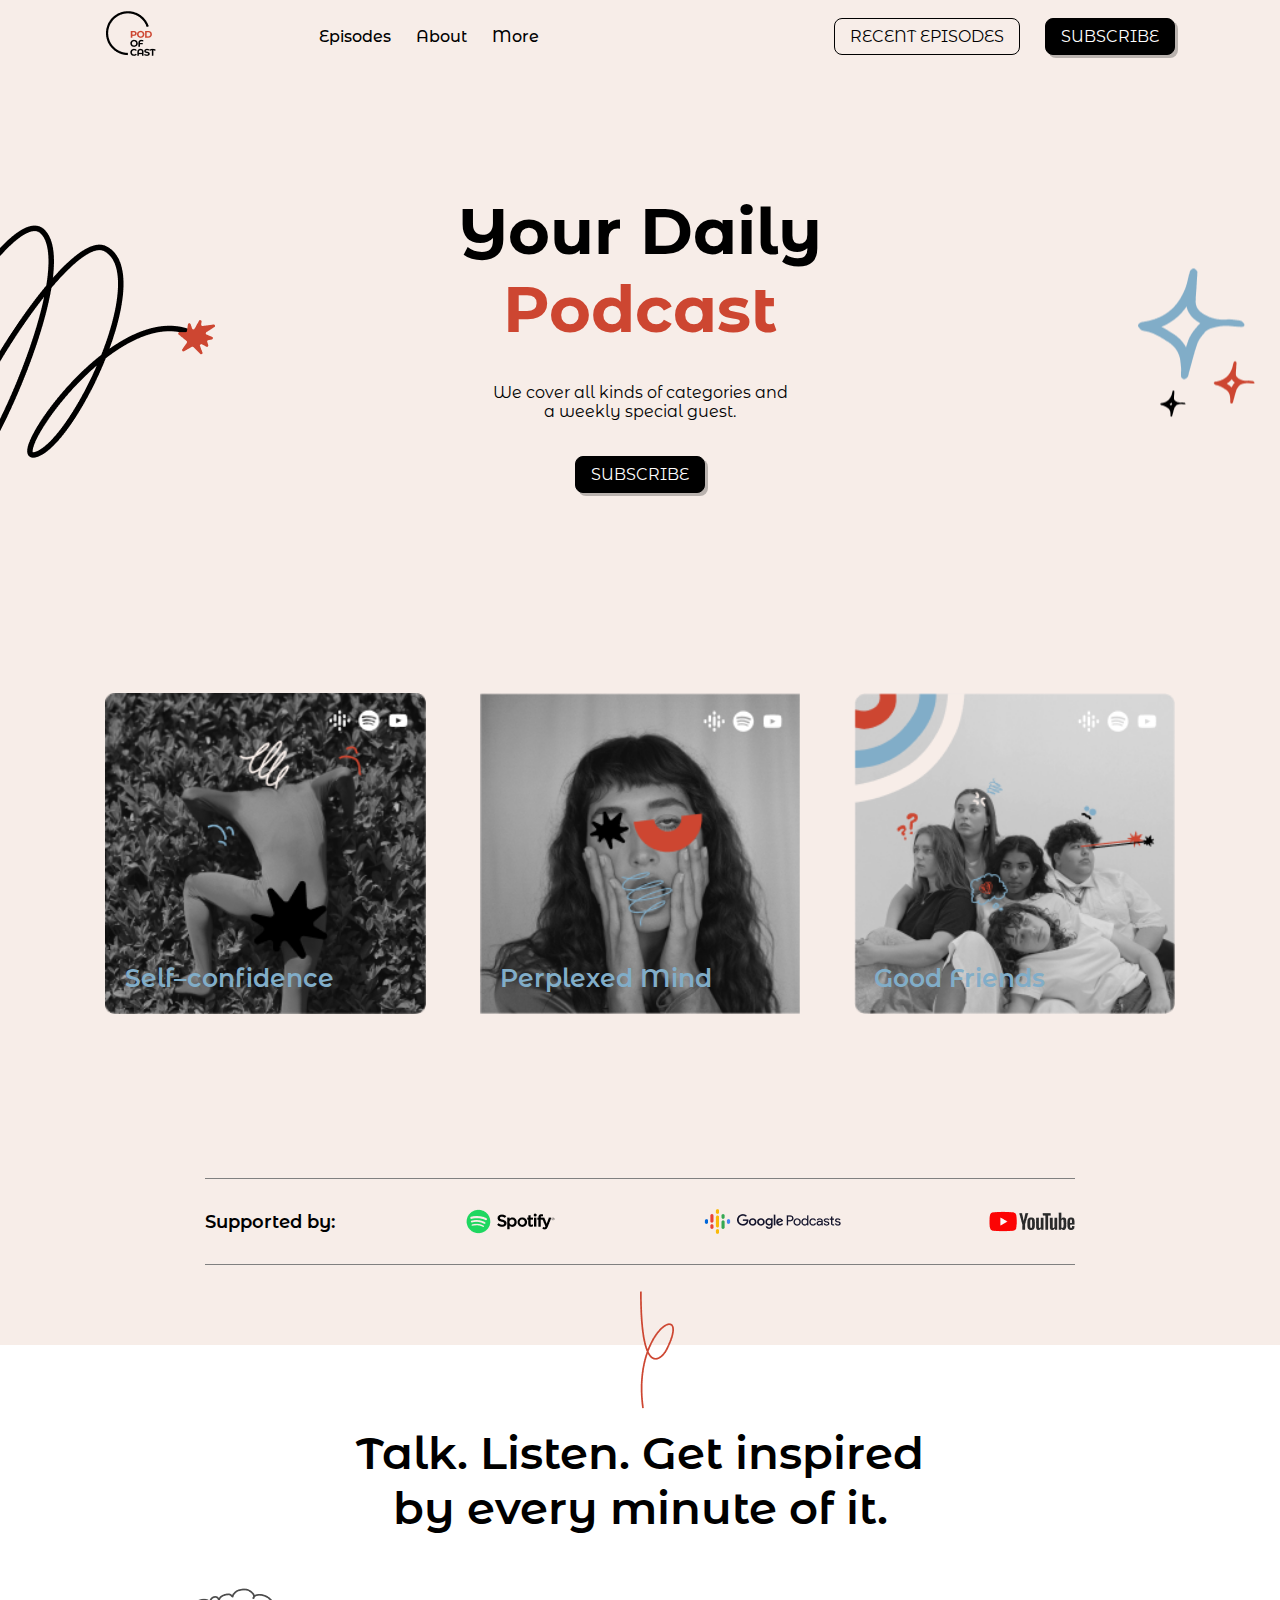
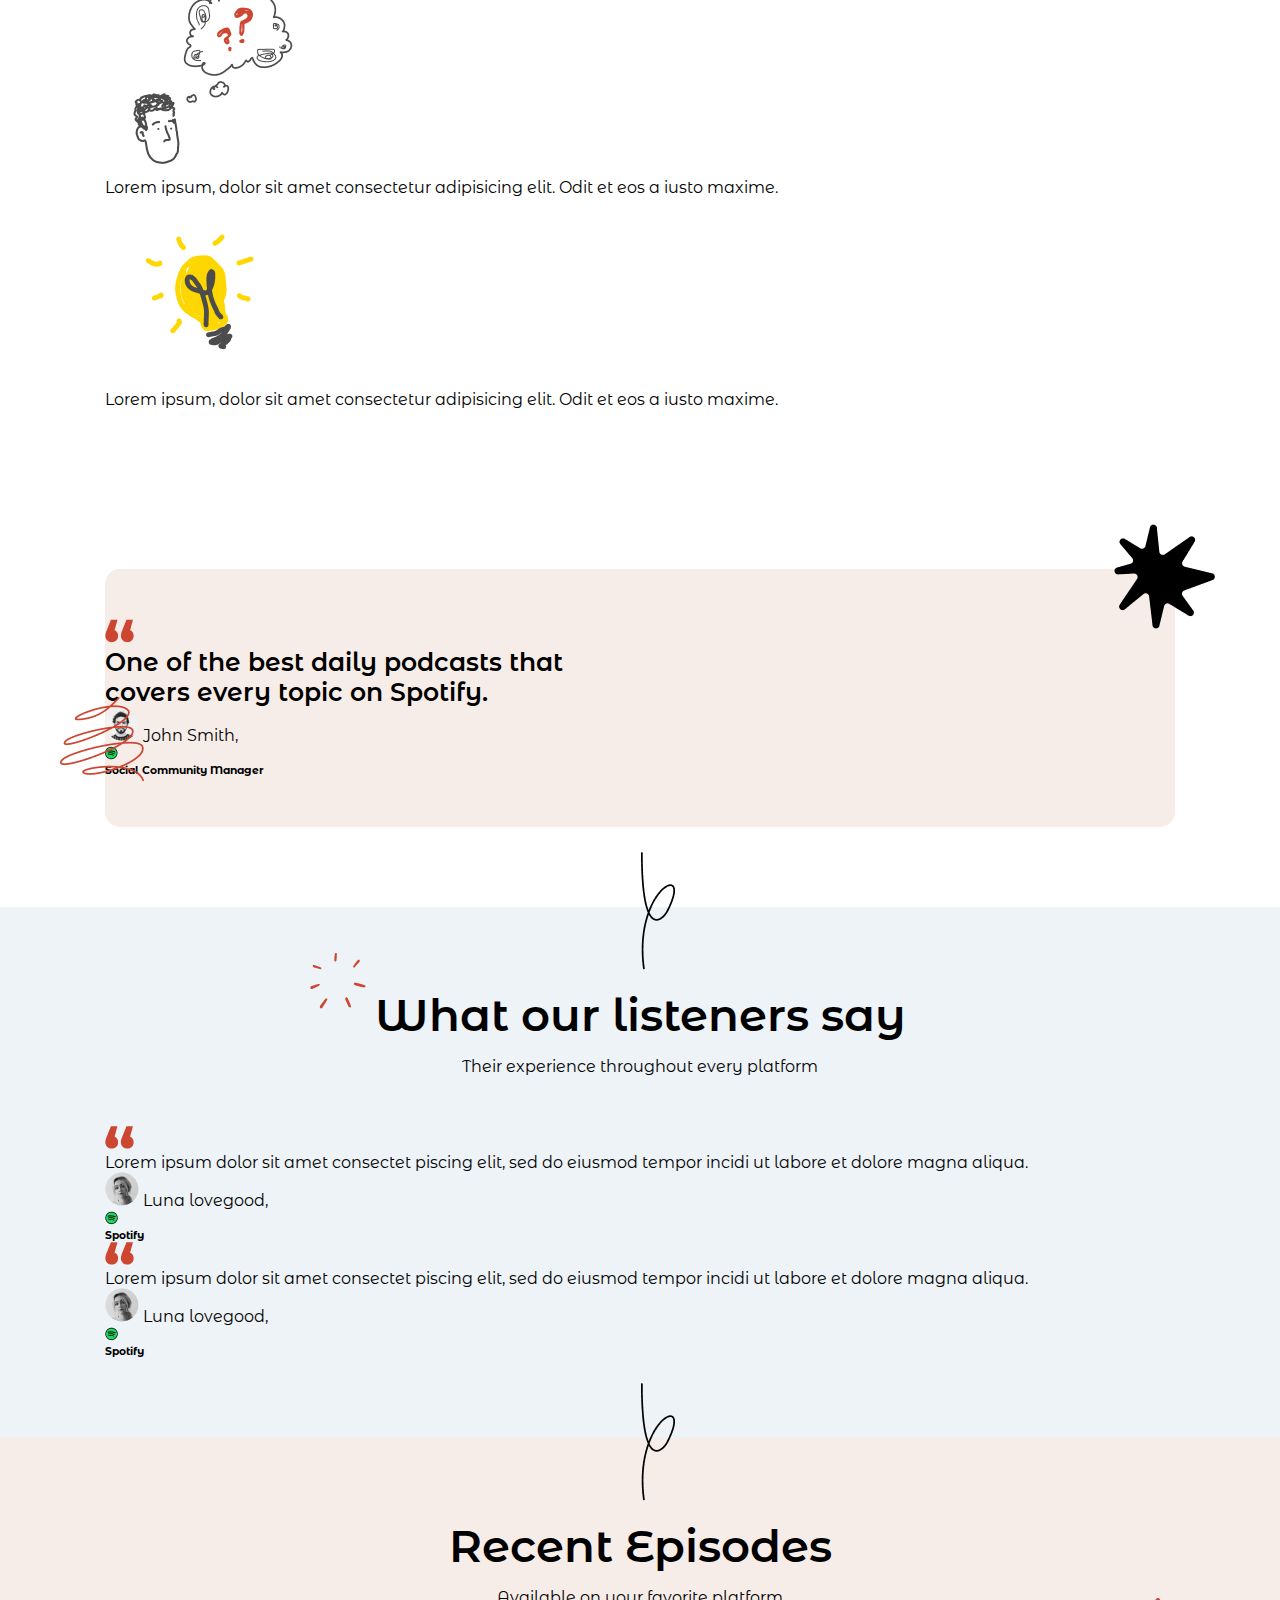
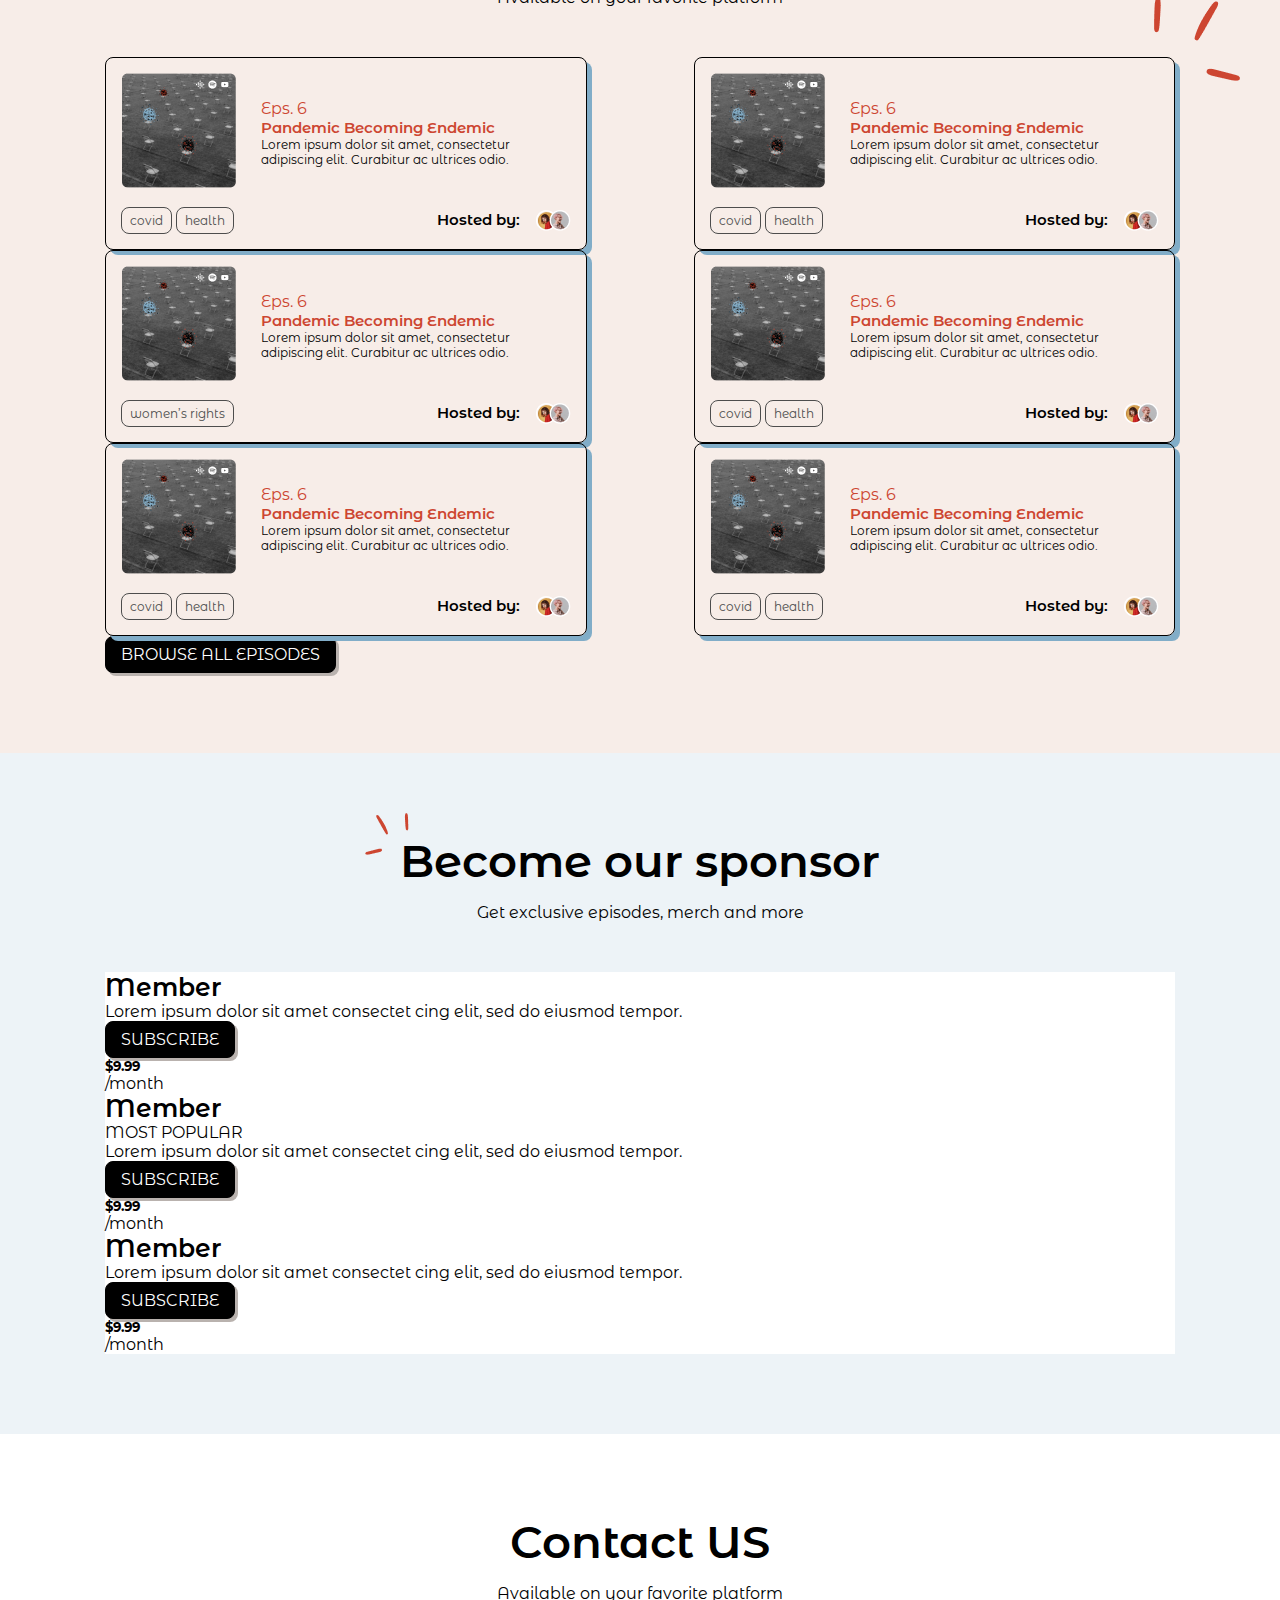
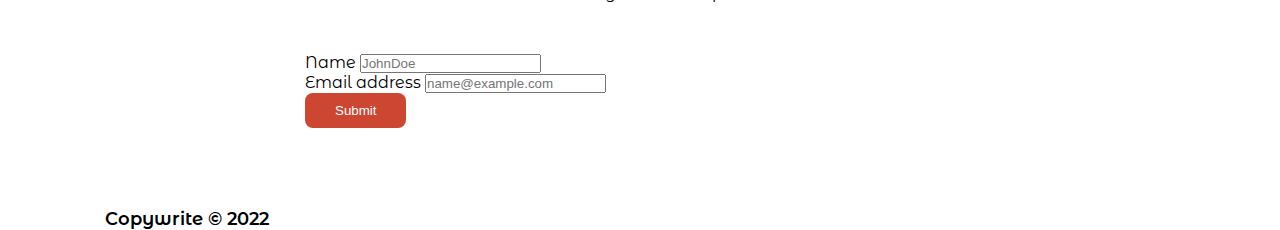
<file: index.html>
<!DOCTYPE html>
<html lang="en">
<head>
    <meta charset="UTF-8">
    <meta http-equiv="X-UA-Compatible" content="IE=edge">
    <meta name="viewport" content="width=device-width, initial-scale=1.0">
    <title>Podcast</title>
    <link rel="preconnect" href="https://fonts.googleapis.com">
    <link rel="preconnect" href="https://fonts.gstatic.com" crossorigin>
    <!-- CSS only -->
    <link href="https://fonts.googleapis.com/css2?family=Montserrat+Alternates:wght@400;500;600;700&display=swap" rel="stylesheet">
    <link href="https://cdn.jsdelivr.net/npm/bootstrap@5.2.1/dist/css/bootstrap.min.css" rel="stylesheet" integrity="sha384-iYQeCzEYFbKjA/T2uDLTpkwGzCiq6soy8tYaI1GyVh/UjpbCx/TYkiZhlZB6+fzT" crossorigin="anonymous">
    <link rel="stylesheet" href="./styles/style.css">
</head>
<body>
   
    <header>    
        <div class="container">
              <div class="header-wrapper">
                <div class="logo">
                    <a href="./index.html">
                       <img src="./images/header/logo.png" alt="logo">
                    </a>
               </div>
               <div class="nav-btn-wrapper">
                   <nav>
                     <a href="./episode.html">Episodes</a>
                     <a href="./about.html">About</a>
                     <a href="#">More</a>
                   </nav>
                   <div>
                     <a class="my-btn my-btn-border" href="#">RECENT EPISODES</a>
                     <a class="my-btn my-btn-solid" href="#">SUBSCRIBE</a>
                   </div>
               </div>
              </div>
        </div>
    </header>

    <section id="banner" class="banner">
        <div class="container">
            <div class="banner-wrapper">
                 <h1><span class="text-break">Your Daily</span>
                    <span class="text-break main-color">Podcast</span></h1> 
                 <p class="mym35"><span class="text-break">We cover all kinds of categories and</span>
                 <span class="text-break">a weekly special guest.</span></p>
                <a class="my-btn my-btn-solid" href="#">SUBSCRIBE</a>
            </div>
        </div>
        
        <div class="b-float-img">
            <img src="./images/banner/left.png" alt="left">
            <img src="./images/banner/right.png" alt="right">
        </div>
    </section>

    <section class="banner-showcase-img">
        <div class="container">
            <div class="b-three-img">
                <div>
                    <img src="./images/banner/inner-img/img-1.png" alt="img-1">
                    <h3>Self–confidence</h3>
                </div>
                <div>
                    <img src="./images/banner/inner-img/img-2.png" alt="img-2">
                    <h3>Perplexed Mind</h3>
                </div>
                <div>
                    <img src="./images/banner/inner-img/img-3.png" alt="img-3">
                    <h3>Good Friends</h3>
                </div>
            </div>
        </div>
    </section>

    <section class="supported">
        <div class="container">
            <div class="supported-wrapper">
                 <div>
                    <h4>Supported by:</h4>
                 </div>
                 <div>
                    <img src="./images/supported/spotify.png" alt="spotify">
                    <img src="./images/supported/gp.png" alt="gp">
                    <img src="./images/supported/yt.png" alt="yt">
                 </div>
            </div>
        </div>
    </section>

      <section class="talk">
         
          <div class="container">
              <div class="sec-heading">
                  <h2><span class="text-break">Talk. Listen. Get inspired</span>
                      <span class="text-break">by every minute of it.</span></h2>
              </div>
  
              <div class="row">
                  <div class="col-md-6">
                      <div class="text-center">
                          <img src="./images/talk/qus.png" alt="qus">
                          <p>Lorem ipsum, dolor sit amet consectetur adipisicing elit. Odit et eos a iusto maxime.</p>
                      </div>
                  </div>
                  <div class="col-md-6">
                      <div class="text-center">
                          <img src="./images/talk/idea.png" alt="qus">
                          <p>Lorem ipsum, dolor sit amet consectetur adipisicing elit. Odit et eos a iusto maxime.</p>
                      </div>
                  </div>
              </div>
          </div>
          <div class="sec-float-img">
              <img src="./images/float/pink-knot.png" alt="pink">
           </div>
      </section>

      <section class="topic">
           <div class="container">
                <div class="topic-wrapper text-center">
                     <img class="mb-5" src="./images/topic/quotes.png" alt="">
                     <h3 class="mb-5"> <span class="text-break">One of the best daily podcasts that</span> 
                        <span class="text-break">covers every topic on Spotify.</span></h3>
                    <div class="d-md-flex justify-content-center align-items-center gap-4">
                        <div class="d-flex justify-content-center align-items-center mb-3 gap-3">
                           <img src="./images/topic/avatar.png" alt="">
                           <span>John Smith,</span>
                        </div> 
                        <div class="d-flex justify-content-center align-items-center mb-3 gap-3">
                           <img src="./images/topic/spotify.png" alt="">
                           <h6 class="fw-bold">Social Community Manager</h6>
                        </div>
                    </div>    

                    <div class="float-img">
                        <img src="./images/topic/star.png" alt="star">
                        <img src="./images/topic/scribble.png" alt="scribble">
                    </div>
                </div>
           </div>
 
      </section>

      <section class="listeners knot-img">
           <div class="container">
            <div class="sec-heading">
                <h2>What our listeners say
                    <img src="./images/float/ring.png" alt="ring">
                </h2>
                <p>Their experience throughout every platform</p>
            </div>

            <div class="row">
                    <div class="col-md-6">
                        <div class="listeners-box bg-white p-4 mb-3">
                            <img class="mb-4" src="./images/listeners/quotes.png" alt="quotes"> 
                            <p class="mb-4">Lorem ipsum dolor sit amet consectet 
                                piscing elit, sed do eiusmod tempor incidi ut labore et dolore magna aliqua.</p>
                            <div class="d-flex gap-3 align-items-center">
                                <div class="d-flex gap-2 align-items-center">
                                    <img src="./images/listeners/avatar.png" alt="">
                                    <span>Luna lovegood,</span>
                                </div> 
                                <div class="d-flex gap-2 align-items-center">
                                    <img src="./images/listeners/spotify.png" alt="">
                                    <h6>Spotify</h6>
                                </div>
                            </div> 
                        </div>
                    </div>
                    <div class="col-md-6">
                        <div class="listeners-box bg-white p-4 mb-3">
                            <img class="mb-4" src="./images/listeners/quotes.png" alt="quotes"> 
                            <p class="mb-4">Lorem ipsum dolor sit amet consectet 
                                piscing elit, sed do eiusmod tempor incidi ut labore et dolore magna aliqua.</p>
                            <div class="d-flex gap-3 align-items-center">
                                <div class="d-flex gap-2 align-items-center">
                                    <img src="./images/listeners/avatar.png" alt="">
                                    <span>Luna lovegood,</span>
                                </div> 
                                <div class="d-flex gap-2 align-items-center">
                                    <img src="./images/listeners/spotify.png" alt="">
                                    <h6>Spotify</h6>
                                </div>
                            </div> 
                        </div>
                    </div>
            </div>

           </div>

           <div class="bl-float-img">
              <img src="./images/float/black-knot.png" alt="black">  
           </div>
      </section>

      <section class="episodes knot-img">
        <div class="container">
            <div class="sec-heading">
                <h2>Recent Episodes</h2>
                <p>Available on your favorite platform</p>
            </div>
            
          <div class="relative-img">
            <div class="episodes-wrapper">
                <div>
                    <div>
                        <div>
                            <img src="./images/episodes/bg.png" alt="bg">
                        </div>  
                        <div>
                            <span class="fw-bold light-orn">Eps. 6</span>
                            <h4 class="light-orn pb-2">Pandemic Becoming Endemic</h4>
                            <p class="pt-2 border-top border-dark">Lorem ipsum dolor sit amet, consectetur adipiscing elit. Curabitur ac ultrices odio. </p>
                        </div>
                    </div>
                    <div>
                        <div>
                            <a href="#">covid</a>
                            <a href="#">health</a>
                        </div>
                        <div>
                            <h4>Hosted by: </h4>
                            <img src="./images/episodes/avatar.png" alt="bg">
                        </div>
                    </div>
                </div>
                <div>
                    <div>
                        <div>
                            <img src="./images/episodes/bg.png" alt="bg">
                        </div>  
                        <div>
                            <span class="fw-bold light-orn">Eps. 6</span>
                            <h4  class="light-orn pb-2">Pandemic Becoming Endemic</h4>
                            <p class="pt-2 border-top border-dark">Lorem ipsum dolor sit amet, consectetur adipiscing elit. Curabitur ac ultrices odio. </p>
                        </div>
                    </div>
                    <div>
                        <div>
                            <a href="#">covid</a>
                            <a href="#">health</a>
                        </div>
                        <div>
                            <h4>Hosted by: </h4>
                            <img src="./images/episodes/avatar.png" alt="bg">
                        </div>
                    </div>
                </div>
            </div>
            <div class="episodes-wrapper mt-4">
                <div>
                    <div>
                        <div>
                            <img src="./images/episodes/bg.png" alt="bg">
                        </div>  
                        <div>
                            <span class="fw-bold light-orn">Eps. 6</span>
                            <h4 class="light-orn pb-2">Pandemic Becoming Endemic</h4>
                            <p class="pt-2 border-top border-dark">Lorem ipsum dolor sit amet, consectetur adipiscing elit. Curabitur ac ultrices odio. </p>
                        </div>
                    </div>
                    <div>
                        <div>
                            <a href="#">women’s rights</a>
                        </div>
                        <div>
                            <h4>Hosted by: </h4>
                            <img src="./images/episodes/avatar.png" alt="bg">
                        </div>
                    </div>
                </div>
                <div>
                    <div>
                        <div>
                            <img src="./images/episodes/bg.png" alt="bg">
                        </div>  
                        <div>
                            <span class="fw-bold light-orn">Eps. 6</span>
                            <h4  class="light-orn pb-2">Pandemic Becoming Endemic</h4>
                            <p class="pt-2 border-top border-dark">Lorem ipsum dolor sit amet, consectetur adipiscing elit. Curabitur ac ultrices odio. </p>
                        </div>
                    </div>
                    <div>
                        <div>
                            <a href="#">covid</a>
                            <a href="#">health</a>
                        </div>
                        <div>
                            <h4>Hosted by: </h4>
                            <img src="./images/episodes/avatar.png" alt="bg">
                        </div>
                    </div>
                </div>
            </div>
            <div class="episodes-wrapper mt-4">
                <div>
                    <div>
                        <div>
                            <img src="./images/episodes/bg.png" alt="bg">
                        </div>  
                        <div>
                            <span class="fw-bold light-orn">Eps. 6</span>
                            <h4 class="light-orn pb-2">Pandemic Becoming Endemic</h4>
                            <p class="pt-2 border-top border-dark">Lorem ipsum dolor sit amet, consectetur adipiscing elit. Curabitur ac ultrices odio. </p>
                        </div>
                    </div>
                    <div>
                        <div>
                            <a href="#">covid</a>
                            <a href="#">health</a>
                        </div>
                        <div>
                            <h4>Hosted by: </h4>
                            <img src="./images/episodes/avatar.png" alt="bg">
                        </div>
                    </div>
                </div>
                <div>
                    <div>
                        <div>
                            <img src="./images/episodes/bg.png" alt="bg">
                        </div>  
                        <div>
                            <span class="fw-bold light-orn">Eps. 6</span>
                            <h4  class="light-orn pb-2">Pandemic Becoming Endemic</h4>
                            <p class="pt-2 border-top border-dark">Lorem ipsum dolor sit amet, consectetur adipiscing elit. Curabitur ac ultrices odio. </p>
                        </div>
                    </div>
                    <div>
                        <div>
                            <a href="#">covid</a>
                            <a href="#">health</a>
                        </div>
                        <div>
                            <h4>Hosted by: </h4>
                            <img src="./images/episodes/avatar.png" alt="bg">
                        </div>
                    </div>
                </div>
            </div>

            <div class="absolute-img float-img">
               <img src="./images/episodes/threeline.png" alt="threeline">
            </div>
          </div>
          <div class="mt-5 text-center">
            <a class="my-btn my-btn-solid" href="#">BROWSE ALL EPISODES</a>
          </div>
        </div>
        
        <div class="bl-float-img">
            <img src="./images/float/black-knot.png" alt="black">  
         </div>
      </section>


      <section class="sponsor">
          <div class="container">
            <div class="sec-heading">
                <h2>Become our sponsor
                    <img src="./images/float/three-line.png" alt="ring">
                </h2>
                <p>Get exclusive episodes, merch and more</p>
            </div>
               
        <div class="sponsor-wrapper">
                
            <div class="row">
                <div class="col-md-6 col-lg-4">
                    <div class="sponsor-box p-4 border border-dark rounded-3 mb-4">
                        <h3 class="mb-3">Member</h3>
                        <p class="mb-5">Lorem ipsum dolor sit amet consectet
                            cing elit, sed do eiusmod tempor.</p>
                        <div class="row">
                            <div class="col-6">
                                <a class="my-btn my-btn-solid" href="#">SUBSCRIBE</a>
                            </div>
                            <div class="col-6">
                                <h5>$9.99</h5>
                                <span>/month</span>
                            </div>
                        </div>    
                    </div>
                </div>
                <div class="col-md-6 col-lg-4">
                    <div class="sponsor-box p-4 border border-dark rounded-3 mb-4">
                        <div class="row align-items-center">
                           <div class="col-6">
                            <h3>Member</h3>
                           </div>
                           <div class="col-6">
                            <span class="badge bg-success">MOST POPULAR</span>
                           </div>
                        </div>
                        <p class="mt-3 mb-5">Lorem ipsum dolor sit amet consectet
                            cing elit, sed do eiusmod tempor.</p>
                        <div class="row">
                            <div class="col-6">
                                <a class="my-btn my-btn-solid" href="#">SUBSCRIBE</a>
                            </div>
                            <div class="col-6">
                                <h5>$9.99</h5>
                                <span>/month</span>
                            </div>
                        </div>    
                    </div>
                </div>
                <div class="col-md-12 col-lg-4">
                    <div class="sponsor-box p-4 border border-dark rounded-3 mb-4">
                        <h3 class="mb-3">Member</h3>
                        <p class="mb-5">Lorem ipsum dolor sit amet consectet
                            cing elit, sed do eiusmod tempor.</p>
                        <div class="row">
                            <div class="col-6">
                                <a class="my-btn my-btn-solid" href="#">SUBSCRIBE</a>
                            </div>
                            <div class="col-6">
                                <h5>$9.99</h5>
                                <span>/month</span>
                            </div>
                        </div>    
                    </div>
                </div>
            </div>
               
            <div class="float-img">
                <img src="./images/sponser/star.png" alt="star"> 
                <img src="./images/sponser/scribble.png" alt="scribble"> 
            </div> 
              
            </div>
      </section>


      <section class="contact">
        <div class="container">
            <div class="sec-heading">
                <h2>Contact US</h2>
                <p>Available on your favorite platform</p>
            </div>
    
            <form>
                <div class="mb-3">
                    <label for="name" class="form-label">Name</label>
                    <input type="text" class="form-control" id="name" placeholder="JohnDoe" required>
                </div>
                <div class="mb-3">
                    <label for="email" class="form-label">Email address</label>
                    <input type="email" class="form-control" id="email" placeholder="name@example.com" required>
                </div>
                <div class="mt-5 text-end">
                    <input id="submit-input" type="submit" value="Submit">
                    <!-- <button id="submit-button" type="submit">Submit</button> -->
                  </div>
            </form>
        </div>
      </section>

      <footer class="bg-primary py-4 text-white">
         <div class="container">
            <h4 class="text-center">Copywrite &copy; 2022</h4>
         </div>
      </footer>

    <!-- JavaScript Bundle with Popper -->
    <script src="https://cdn.jsdelivr.net/npm/bootstrap@5.2.1/dist/js/bootstrap.bundle.min.js" integrity="sha384-u1OknCvxWvY5kfmNBILK2hRnQC3Pr17a+RTT6rIHI7NnikvbZlHgTPOOmMi466C8" crossorigin="anonymous"></script>
</body>
</html>
</file>
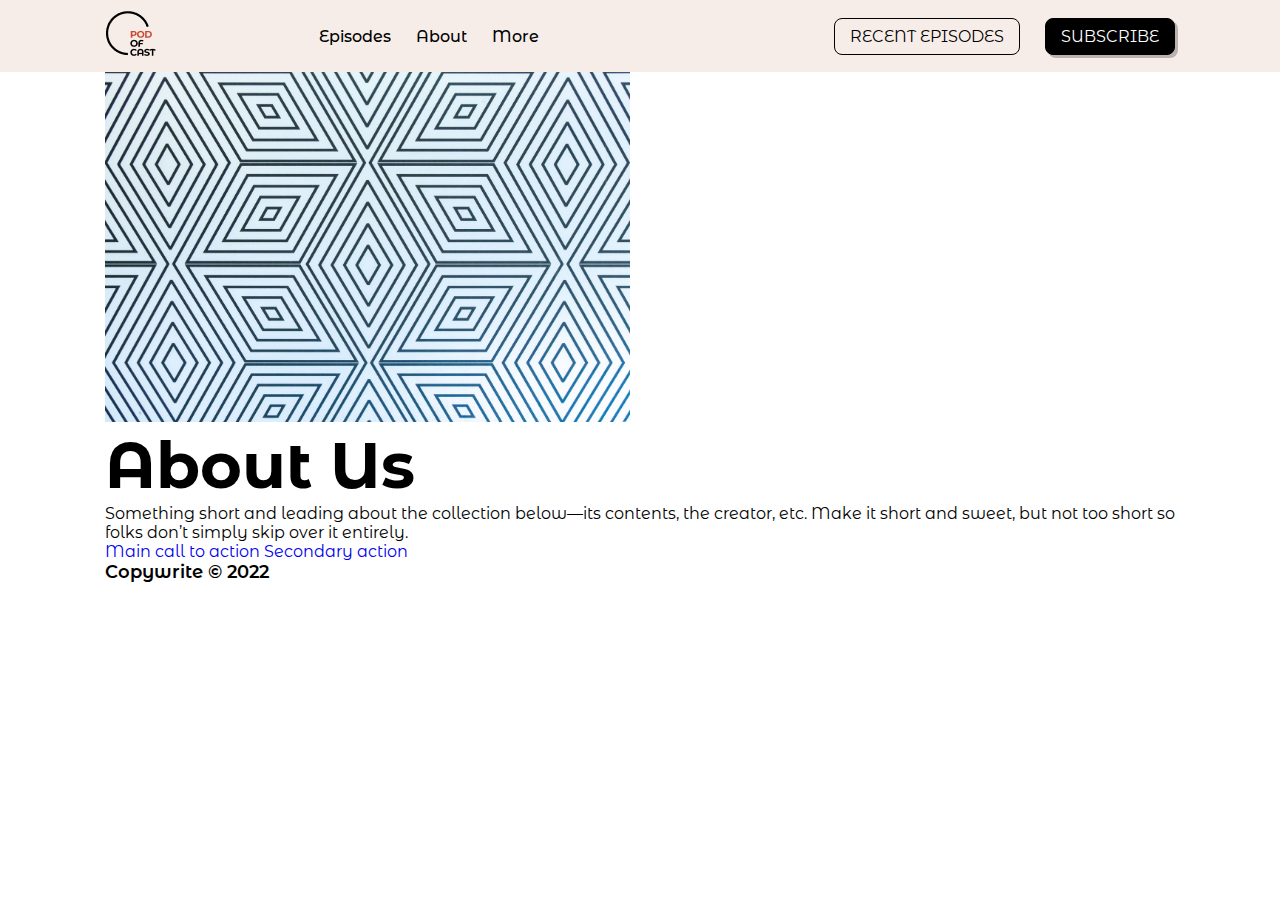
<file: about.html>
<!DOCTYPE html>
<html lang="en">
<head>
    <meta charset="UTF-8">
    <meta http-equiv="X-UA-Compatible" content="IE=edge">
    <meta name="viewport" content="width=device-width, initial-scale=1.0">
    <title>ABout Us</title>
    <link href="https://fonts.googleapis.com/css2?family=Montserrat+Alternates:wght@400;500;600;700&display=swap" rel="stylesheet">
    <link href="https://cdn.jsdelivr.net/npm/bootstrap@5.2.1/dist/css/bootstrap.min.css" rel="stylesheet" integrity="sha384-iYQeCzEYFbKjA/T2uDLTpkwGzCiq6soy8tYaI1GyVh/UjpbCx/TYkiZhlZB6+fzT" crossorigin="anonymous">
    <link rel="stylesheet" href="./styles/style.css">
</head>
<body>
    <header>    
        <div class="container">
              <div class="header-wrapper">
                <div class="logo">
                    <a href="./index.html">
                       <img src="./images/header/logo.png" alt="logo">
                    </a>
               </div>
               <div class="nav-btn-wrapper">
                   <nav>
                     <a href="./episode.html">Episodes</a>
                     <a href="./about.html">About</a>
                     <a href="#">More</a>
                   </nav>
                   <div>
                     <a class="my-btn my-btn-border" href="#">RECENT EPISODES</a>
                     <a class="my-btn my-btn-solid" href="#">SUBSCRIBE</a>
                   </div>
               </div>
              </div>
        </div>
    </header>

    <section class="py-5 text-center container py-5">
        <img height="350" src="./images/bg.jpg" alt="">
        <div class="row py-lg-5">
          <div class="col-lg-6 col-md-8 mx-auto">
            <h1 class="fw-light">About Us</h1>
            <p class="lead text-muted">Something short and leading about the collection below—its contents, the creator, etc. Make it short and sweet, but not too short so folks don’t simply skip over it entirely.</p>
            <p>
              <a href="#" class="btn btn-primary my-2">Main call to action</a>
              <a href="#" class="btn btn-secondary my-2">Secondary action</a>
            </p>
          </div>
        </div>
      </section>



    <footer class="bg-primary py-4 text-white">
        <div class="container">
           <h4 class="text-center">Copywrite &copy; 2022</h4>
        </div>
     </footer>
</body>
</html>
</file>
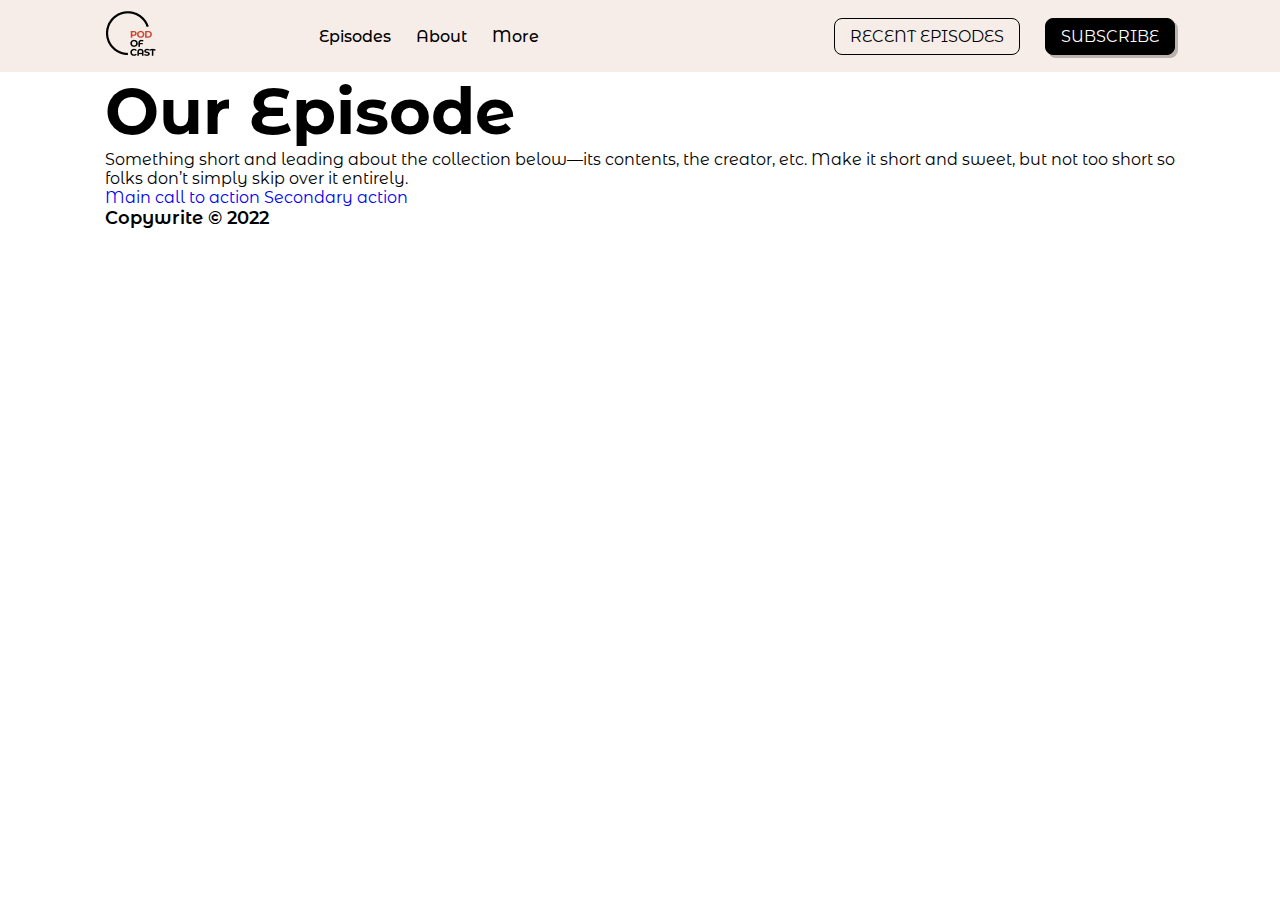
<file: episode.html>
<!DOCTYPE html>
<html lang="en">
<head>
    <meta charset="UTF-8">
    <meta http-equiv="X-UA-Compatible" content="IE=edge">
    <meta name="viewport" content="width=device-width, initial-scale=1.0">
    <title>Episode</title>
        <!-- CSS only -->
        <link href="https://fonts.googleapis.com/css2?family=Montserrat+Alternates:wght@400;500;600;700&display=swap" rel="stylesheet">
        <link href="https://cdn.jsdelivr.net/npm/bootstrap@5.2.1/dist/css/bootstrap.min.css" rel="stylesheet" integrity="sha384-iYQeCzEYFbKjA/T2uDLTpkwGzCiq6soy8tYaI1GyVh/UjpbCx/TYkiZhlZB6+fzT" crossorigin="anonymous">
        <link rel="stylesheet" href="./styles/style.css">
</head>
<body>
    <header>    
        <div class="container">
              <div class="header-wrapper">
                  <div class="logo">
                       <a href="./index.html">
                          <img src="./images/header/logo.png" alt="logo">
                       </a>
                  </div>
                  <div class="nav-btn-wrapper">
                      <nav>
                        <a href="./episode.html">Episodes</a>
                        <a href="./about.html">About</a>
                        <a href="#">More</a>
                      </nav>
                      <div>
                        <a class="my-btn my-btn-border" href="#">RECENT EPISODES</a>
                        <a class="my-btn my-btn-solid" href="#">SUBSCRIBE</a>
                      </div>
                  </div>
              </div>
        </div>
    </header>

    <section class="py-5 text-center container py-5">
        <div class="row py-lg-5">
          <div class="col-lg-6 col-md-8 mx-auto">
            <h1 class="fw-light">Our Episode</h1>
            <p class="lead text-muted">Something short and leading about the collection below—its contents, the creator, etc. Make it short and sweet, but not too short so folks don’t simply skip over it entirely.</p>
            <p>
              <a href="#" class="btn btn-primary my-2">Main call to action</a>
              <a href="#" class="btn btn-secondary my-2">Secondary action</a>
            </p>
          </div>
        </div>
      </section>

    <footer class="bg-primary py-4 text-white">
        <div class="container">
           <h4 class="text-center">Copywrite &copy; 2022</h4>
        </div>
     </footer>
</body>
</html>
</file>
<file: styles/style.css>
* {
  margin: 0px;
  padding: 0px;
  box-sizing: border-box;
}

body {
  font-family: "Montserrat Alternates", sans-serif;
}

a {
  text-decoration: none;
}

ul {
  list-style: none;
}

h1, h2, h3, h4, h5, h6, p {
  margin: 0px;
}

h1 {
  font-size: 64px;
  font-weight: 700;
}

h2 {
  font-size: 45px;
  font-weight: 600;
}

h3 {
  font-size: 25px;
  font-weight: 600;
}

h4 {
  font-size: 18px;
  font-weight: 600;
}

.container {
  max-width: 1100px;
  margin: 0px auto;
  padding: 0px 15px;
}

.banner-showcase-img,
.supported,
.talk,
.topic,
.listeners,
.episodes,
.sponsor,
.contact {
  padding: 80px 0px;
}

.my-btn {
  padding: 8px 15px;
  border-radius: 8px;
  display: inline-block;
  transition: all 0.3s ease;
}

.my-btn-border {
  background-color: transparent;
  border: 1px solid #000000;
  color: #000000;
}
.my-btn-border:hover {
  background-color: #CD4631;
  color: #ffffff !important;
}

.my-btn-solid {
  background-color: #000000;
  color: #ffffff;
  box-shadow: 3px 3px 0px 0px #B9B2AE;
  border: 1px solid #000000;
}
.my-btn-solid:hover {
  background-color: #CD4631;
  box-shadow: 0px 0px 0px 0px #B9B2AE;
  color: #ffffff;
}

.mymb15 {
  margin-bottom: 15px;
}

.mbmt15 {
  margin-bottom: 15px;
}

.mym35 {
  margin: 35px 0px;
}

.text-break {
  display: block;
}

.main-color {
  color: #CD4631;
}

.sec-heading {
  text-align: center;
  margin-bottom: 50px;
}

.sec-heading h2 {
  position: relative;
  display: inline-block;
}

.listeners .sec-heading img {
  position: absolute;
  top: -35px;
  left: -65px;
}

.sec-heading p {
  margin-top: 15px;
}

.knot-img {
  position: relative;
  background-color: #EDF3F7;
}
.knot-img .bl-float-img {
  position: absolute;
  top: -55px;
  left: 50%;
}

.light-orn {
  color: #CD4631 !important;
}

header {
  background-color: #F7EDE8;
  padding: 8px 0px;
}
header .header-wrapper {
  display: flex;
  justify-content: space-between;
  align-items: center;
}
header .header-wrapper .logo {
  width: 20%;
}
header .header-wrapper .nav-btn-wrapper {
  display: flex;
  justify-content: space-between;
  align-items: center;
  width: 80%;
}
header .header-wrapper .nav-btn-wrapper nav a {
  color: #000000;
  font-weight: 500;
}
header .nav-btn-wrapper nav, header .nav-btn-wrapper > div {
  display: flex;
  justify-content: space-between;
  align-items: center;
  gap: 25px;
}

.banner {
  position: relative;
  padding: 120px 0px;
  background-color: #F7EDE8;
}
.banner .text-break {
  display: block;
}
.banner .banner-wrapper {
  text-align: center;
}
.banner .banner-wrapper .btn {
  padding: 20px 50px;
}
.banner .b-float-img > img:first-child {
  position: absolute;
  top: 50%;
  left: 0px;
  transform: translateY(-50%);
}
.banner .b-float-img > img:last-child {
  position: absolute;
  top: 50%;
  right: 25px;
  transform: translateY(-50%);
}

.banner-showcase-img {
  background-color: #F7EDE8;
}
.banner-showcase-img .b-three-img {
  display: flex;
  justify-content: space-between;
  align-items: center;
  flex-wrap: wrap;
}
.banner-showcase-img .b-three-img > div {
  position: relative;
  width: 30%;
}
.banner-showcase-img .b-three-img > div img {
  width: 100%;
}
.banner-showcase-img .b-three-img h3 {
  position: absolute;
  left: 20px;
  bottom: 25px;
  color: #81ADC8;
}

.supported {
  background-color: #F7EDE8;
}
.supported .container {
  max-width: 900px;
}
.supported .supported-wrapper {
  border-top: 1px solid grey;
  border-bottom: 1px solid grey;
  padding: 30px 0px;
  display: flex;
  justify-content: space-between;
  align-items: center;
}
.supported .supported-wrapper > div:last-child {
  display: flex;
  justify-content: space-between;
  align-items: center;
}

.talk {
  position: relative;
}
.talk .sec-float-img {
  position: absolute;
  top: -54px;
  left: 50%;
}

.topic {
  overflow: hidden;
}
.topic .topic-wrapper {
  background-color: #F7EDE8;
  padding: 50px 0px;
  position: relative;
  border-radius: 15px;
}
.topic .topic-wrapper .float-img > img:first-child {
  position: absolute;
  top: -45px;
  right: -40px;
}
.topic .topic-wrapper .float-img > img:last-child {
  position: absolute;
  bottom: 45px;
  left: -45px;
}

.episodes {
  background-color: #F7EDE8;
}
.episodes .relative-img {
  position: relative;
}
.episodes .relative-img .episodes-wrapper {
  display: flex;
  justify-content: space-between;
}
.episodes .relative-img .episodes-wrapper > div {
  width: 45%;
  padding: 15px;
  border: 1px solid #000000;
  border-radius: 8px;
  box-shadow: 5px 5px 0px 0px #81ADC8;
}
.episodes .relative-img .episodes-wrapper > div > div:first-child {
  display: flex;
  align-items: center;
  justify-content: space-between;
  gap: 25px;
  margin-bottom: 15px;
}
.episodes .relative-img .episodes-wrapper > div > div:last-child {
  display: flex;
  align-items: center;
  justify-content: space-between;
}
.episodes .relative-img .episodes-wrapper > div > div:last-child > div:last-child {
  display: flex;
  gap: 15px;
}
.episodes .relative-img .episodes-wrapper h4 {
  font-size: 15px;
}
.episodes .relative-img .episodes-wrapper p {
  font-size: 12px;
}
.episodes .relative-img .episodes-wrapper a {
  padding: 5px 8px;
  border: 1px solid #4D4D4D;
  border-radius: 8px;
  color: #4D4D4D;
  font-size: 12px;
  display: inline-block;
}
.episodes .relative-img .absolute-img img {
  position: absolute;
  top: -60px;
  right: -65px;
}

.sponsor {
  background-color: #EDF3F7;
}
.sponsor .sec-heading h2 img {
  position: absolute;
  left: -35px;
  top: -20px;
}
.sponsor .sponsor-wrapper {
  position: relative;
}
.sponsor .sponsor-wrapper > div:last-child > img:first-child {
  position: absolute;
  top: -55px;
  right: -55px;
  z-index: -1;
}
.sponsor .sponsor-wrapper > div:last-child > img:last-child {
  position: absolute;
  bottom: 0px;
  left: -45px;
  z-index: -1;
}
.sponsor .sponsor-wrapper .sponsor-box {
  background-color: #ffffff;
}
.sponsor .sponsor-wrapper .sponsor-box:hover {
  background-color: #F7EDE8;
  border-color: #CD4631 !important;
}

.contact > div {
  max-width: 700px;
}
.contact #submit-input, .contact #submit-button {
  padding: 10px 30px;
  background-color: #CD4631;
  color: #ffffff;
  border-radius: 8px;
  border: none;
}

@media screen and (min-width: 576px) {
  .supported-wrapper > div:first-child {
    width: 30%;
  }
  .supported-wrapper > div:last-child {
    width: 70%;
  }
}
@media screen and (max-width: 992px) {
  h3 {
    font-size: 22px;
  }
  .episodes .episodes-wrapper > div {
    width: 48% !important;
  }
  .episodes .episodes-wrapper > div > div:first-child {
    gap: 15px;
  }
  .float-img img {
    display: none;
  }
}
@media screen and (max-width: 768px) {
  header .nav-btn-wrapper > div {
    display: none;
  }
  .banner .b-float-img > img:first-child {
    width: 20%;
  }
  .banner .b-float-img > img:last-child {
    width: 20%;
  }
  .b-three-img {
    gap: 20px;
  }
  .b-three-img > div {
    width: 100% !important;
  }
  .episodes .episodes-wrapper {
    flex-direction: column;
  }
  .episodes .episodes-wrapper > div {
    width: 100% !important;
    margin-bottom: 25px;
  }
  .episodes .absolute-img img {
    width: 50px;
    top: -30px !important;
    right: 0px !important;
  }
}
@media screen and (max-width: 576px) {
  .banner img {
    opacity: 0.45;
  }
  h1 {
    font-size: 45px;
  }
  h2 {
    font-size: 40px;
  }
  .text-break {
    display: inline;
  }
  .b-three-img > div {
    width: 100%;
  }
  .b-three-img > div img {
    width: 100%;
  }
  .supported-wrapper {
    flex-direction: column;
    gap: 30px;
  }
  .supported-wrapper > div:last-child {
    flex-direction: column;
    gap: 30px;
  }
  .topic .float-img img {
    width: 60px;
  }
}/*# sourceMappingURL=style.css.map */
</file>
